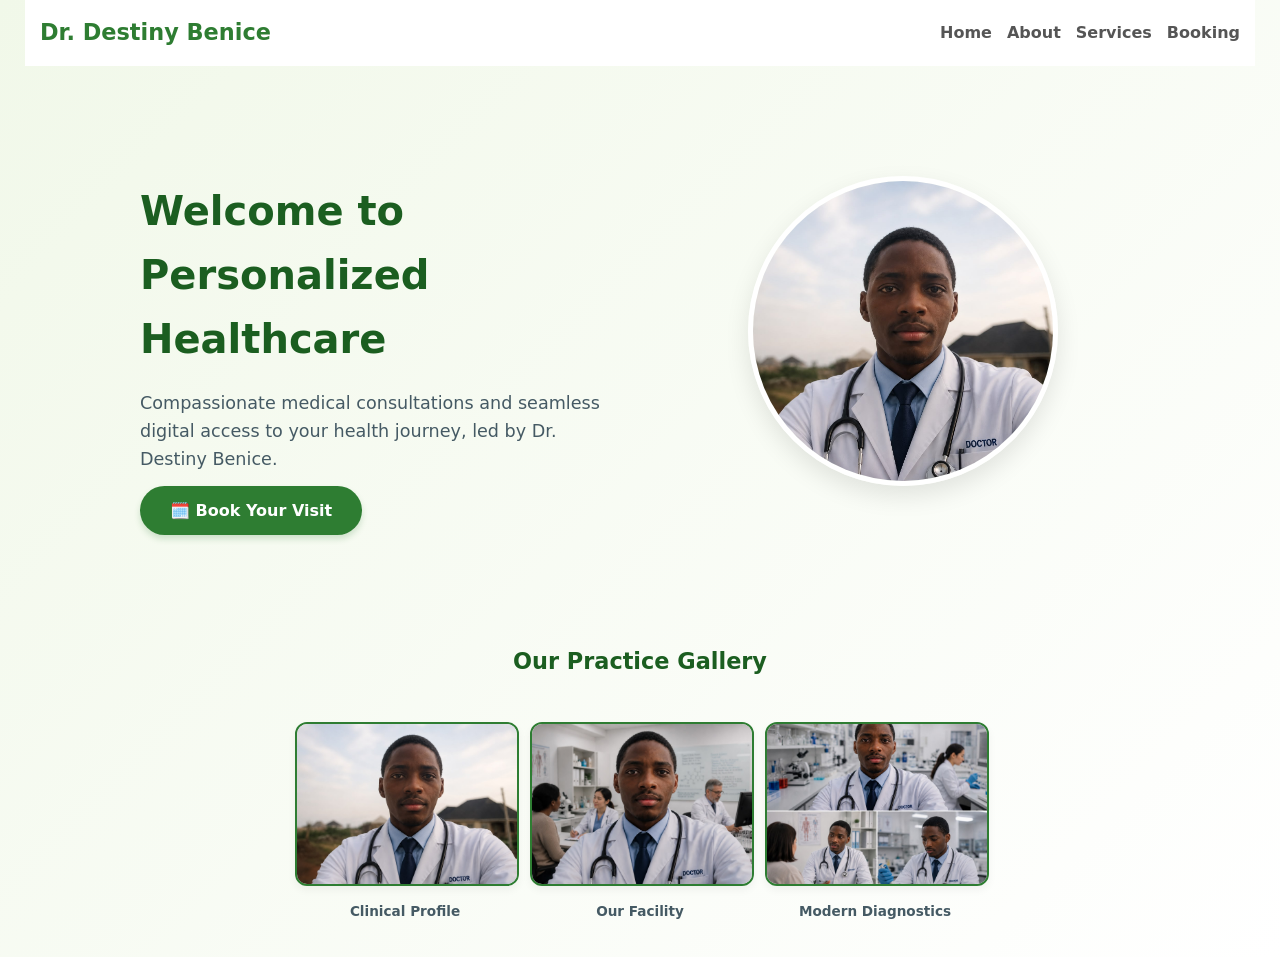
<file: index.html>
<!DOCTYPE html>
<html lang="en">
<head>
    <meta charset="UTF-8">
    <meta name="viewport" content="width=device-width, initial-scale=1.0">
    <title>Dr. Destiny Benice - Patient Portal</title>
    <link rel="stylesheet" href="style.css">
    <style>
        body {
            background: linear-gradient(135deg, #f1f8e9 0%, #ffffff 100%);
            min-height: 100vh;
            font-family: system-ui, -apple-system, sans-serif;
        }
        /* Hero Section Styling */
        .hero-container {
            display: flex;
            align-items: center;
            justify-content: center;
            gap: 50px;
            padding: 80px 20px;
            max-width: 1000px;
            margin: 0 auto;
        }
        .hero-text {
            flex: 1;
            text-align: left;
        }
        .hero-text h2 {
            color: #1b5e20;
            font-size: 2.5rem;
            margin-bottom: 10px;
        }
        .hero-text p {
            color: #455a64;
            font-size: 1.1rem;
            line-height: 1.6;
            margin-bottom: 25px;
        }
        .hero-image-wrapper {
            flex: 1;
            text-align: center;
        }
        .hero-image {
            width: 300px; /* Large portrait size */
            height: 300px;
            border-radius: 50%; /* Circle crop */
            object-fit: cover;
            border: 5px solid white;
            box-shadow: 0 10px 25px rgba(0,0,0,0.1);
            transition: transform 0.3s ease;
        }
        .hero-image:hover {
            transform: scale(1.03);
        }
        .btn-primary {
            background-color: #2e7d32;
            color: white;
            padding: 15px 30px;
            border-radius: 30px;
            font-weight: bold;
            text-decoration: none;
            font-size: 1rem;
            box-shadow: 0 4px 6px rgba(46, 125, 50, 0.2);
        }
        /* Mobile responsiveness for smaller screens */
        @media (max-width: 768px) {
            .hero-container {
                flex-direction: column-reverse; /* Image goes below text on small screens */
                gap: 30px;
                padding: 40px 20px;
                text-align: center;
            }
            .hero-text {
                text-align: center;
            }
            .hero-image {
                width: 200px; /* Smaller circle for phones */
                height: 200px;
            }
            .hero-text h2 {
                font-size: 1.8rem;
            }
        }
    </style>
</head>
<body>

    <!-- Navigation Header (kept consistent) -->
    <nav>
        <h1 style="color: #2e7d32;">Dr. Destiny Benice</h1>
        <ul>
            <li><a href="index.html">Home</a></li>
            <li><a href="about.html">About</a></li>
            <li><a href="services.html">Services</a></li>
            <li><a href="booking.html">Booking</a></li>
        </ul>
    </nav>

    <!-- New Hero Section with Picture -->
    <main class="hero-container">
        <div class="hero-text">
            <h2>Welcome to Personalized Healthcare</h2>
            <p>Compassionate medical consultations and seamless digital access to your health journey, led by Dr. Destiny Benice.</p>
            <a href="booking.html" class="btn-primary">🗓️ Book Your Visit</a>
        </div>
        <div class="hero-image-wrapper">
            <!-- Change 'profile.jpg' to your actual image filename -->
            <img src="profile.jpg" alt="Dr. Destiny Benice" class="hero-image">
        </div>
</main>

    <h3 style="text-align: center; color: #1b5e20; margin-top: 40px; font-size: 1.4rem;">Our Practice Gallery</h3>
    
    <div style="display: flex; gap: 15px; justify-content: center; flex-wrap: wrap; padding: 20px; max-width: 800px; margin: 0 auto;">
        
        <div style="flex: 1; min-width: 150px; max-width: 220px; text-align: center;">
            <img src="profile.jpg" alt="Dr. Destiny Benice" style="width: 100%; height: 160px; object-fit: cover; border-radius: 12px; border: 2px solid #2e7d32; box-shadow: 0 4px 8px rgba(0,0,0,0.05);">
            <p style="color: #455a64; font-size: 0.85rem; margin-top: 8px; font-weight: bold;">Clinical Profile</p>
        </div>

        <div style="flex: 1; min-width: 150px; max-width: 220px; text-align: center;">
            <img src="laboratory.jpg" alt="Consultation Room" style="width: 100%; height: 160px; object-fit: cover; border-radius: 12px; border: 2px solid #2e7d32; box-shadow: 0 4px 8px rgba(0,0,0,0.05);">
            <p style="color: #455a64; font-size: 0.85rem; margin-top: 8px; font-weight: bold;">Our Facility</p>
        </div>

        <div style="flex: 1; min-width: 150px; max-width: 220px; text-align: center;">
            <img src="medical.jpg" alt="Medical Equipment" style="width: 100%; height: 160px; object-fit: cover; border-radius: 12px; border: 2px solid #2e7d32; box-shadow: 0 4px 8px rgba(0,0,0,0.05);">
            <p style="color: #455a64; font-size: 0.85rem; margin-top: 8px; font-weight: bold;">Modern Diagnostics</p>
        </div>
        
    </div>
    </body>
</html>
</file>
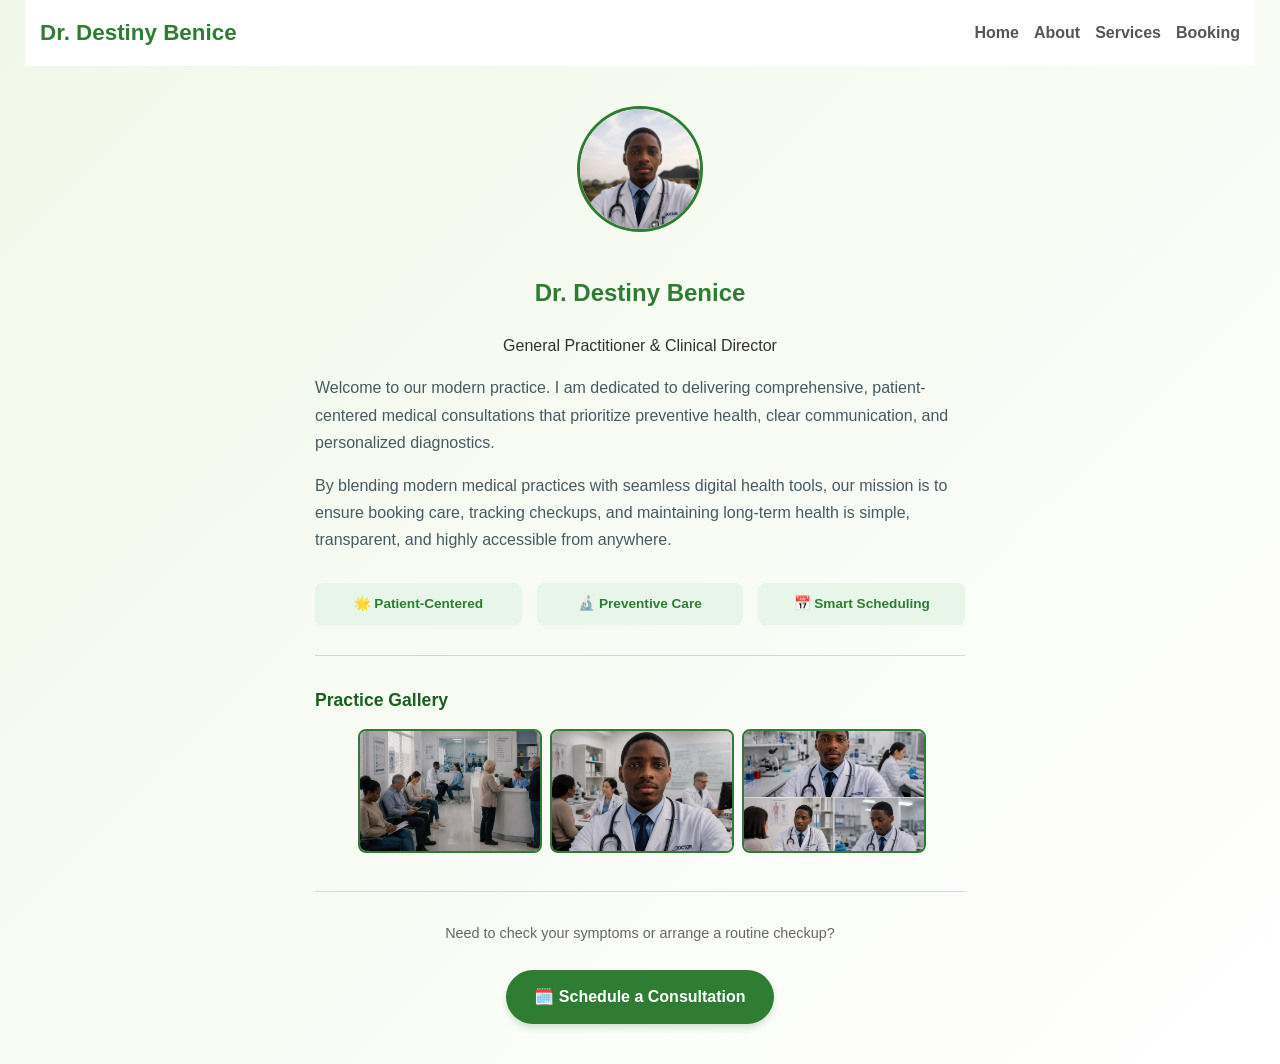
<file: about.html>
<!DOCTYPE html>
<html lang="en">
<head>
    <meta charset="UTF-8">
    <meta name="viewport" content="width=device-width, initial-scale=1.0">
    <title>About the Doctor | Dr. Destiny Benice</title>
    <link rel="stylesheet" href="style.css">
    <style>
        body {
            background: linear-gradient(135deg, #f1f8e9 0%, #ffffff 100%);
            min-height: 100vh;
        }
        .about-container {
            max-width: 650px;
            margin: 40px auto;
            padding: 0 20px;
            text-align: center;
        }
        .profile-card {
            background: white;
            padding: 40px 30px;
            border-radius: 16px;
            box-shadow: 0 4px 15px rgba(0,0,0,0.05);
            border-top: 5px solid #2e7d32;
        }
        .avatar-circle {
            width: 100px;
            height: 100px;
            background-color: #e8f5e9;
            border-radius: 50%;
            margin: 0 auto 20px auto;
            display: flex;
            align-items: center;
            justify-content: center;
            font-size: 3rem;
            box-shadow: 0 4px 8px rgba(0,0,0,0.05);
        }
        .profile-card h2 {
            color: #1b5e20;
            font-size: 1.8rem;
            margin: 0 0 5px 0;
        }
        .profile-card .subtitle {
            color: #2e7d32;
            font-weight: bold;
            font-size: 1rem;
            margin-bottom: 25px;
            text-transform: uppercase;
            letter-spacing: 1px;
        }
        .bio-text {
            color: #455a64;
            line-height: 1.7;
            font-size: 1rem;
            text-align: left;
            margin-bottom: 30px;
        }
        .credentials-grid {
            display: flex;
            gap: 15px;
            flex-wrap: wrap;
            margin-top: 25px;
        }
        .credential-tag {
            background: #e8f5e9;
            color: #2e7d32;
            padding: 10px 15px;
            border-radius: 8px;
            font-size: 0.85rem;
            font-weight: bold;
            flex: 1;
            min-width: 120px;
            box-shadow: 0 2px 4px rgba(0,0,0,0.02);
        }
        .btn-cta {
            display: inline-block;
            background-color: #2e7d32;
            color: white;
            padding: 14px 28px;
            border-radius: 30px;
            font-weight: bold;
            text-decoration: none;
            margin-top: 10px;
            box-shadow: 0 4px 6px rgba(46, 125, 50, 0.2);
        }
    </style>
</head>
<body>

    <!-- Navigation Header -->
    <nav>
        <h1 style="color: #2e7d32;">Dr. Destiny Benice</h1>
        <ul>
            <li><a href="index.html">Home</a></li>
            <li><a href="about.html">About</a></li>
            <li><a href="services.html">Services</a></li>
            <li><a href="booking.html">Booking</a></li>
        </ul>
    </nav>

    <!-- Main Profile Panel -->
    <main class="about-container">
        <!-- Replace it with this: -->
<img src="profile.jpg" alt="Dr. Destiny Benice" style="width: 120px; height: 120px; border-radius: 50%; object-fit: cover; border: 3px solid #2e7d32; margin-bottom: 15px;">
            <h2>Dr. Destiny Benice</h2>
            <div class="subtitle">General Practitioner & Clinical Director</div>
            
            <div class="bio-text">
                <p>Welcome to our modern practice. I am dedicated to delivering comprehensive, patient-centered medical consultations that prioritize preventive health, clear communication, and personalized diagnostics.</p>
                <p>By blending modern medical practices with seamless digital health tools, our mission is to ensure booking care, tracking checkups, and maintaining long-term health is simple, transparent, and highly accessible from anywhere.</p>
            </div>

<!-- Focus Badges -->
            <div class="credentials-grid">
                <div class="credential-tag">🌟 Patient-Centered</div>
                <div class="credential-tag">🔬 Preventive Care</div>
                <div class="credential-tag">📅 Smart Scheduling</div>
            </div>

            <hr style="border: 0; border-top: 1px solid #cfd8dc; margin: 30px 0;">

            <!-- 📸 EXTRA GALLERY PHOTOS START -->
            <h4 style="color: #1b5e20; margin-bottom: 15px; font-size: 1.1rem; text-align: left;">Practice Gallery</h4>
            <div style="display: flex; gap: 12px; justify-content: center; flex-wrap: wrap; margin-bottom: 30px;">
                
                <!-- Photo 1 (Uses your main profile photo) -->
                <div style="flex: 1; min-width: 130px; max-width: 180px;">
                    <img src="patient.jpg" alt="Clinical Setting" style="width: 100%; height: 120px; object-fit: cover; border-radius: 8px; border: 2px solid #2e7d32;">
                </div>

                <!-- Photo 2 (Change 'clinic.jpg' to your second uploaded file) -->
                <div style="flex: 1; min-width: 130px; max-width: 180px;">
                    <img src="laboratory.jpg" alt="Consultation Space" style="width: 100%; height: 120px; object-fit: cover; border-radius: 8px; border: 2px solid #2e7d32;">
                </div>

                <!-- Photo 3 (Change 'steth.jpg' to your third uploaded file) -->
                <div style="flex: 1; min-width: 130px; max-width: 180px;">
                    <img src="medical.jpg" alt="Diagnostics" style="width: 100%; height: 120px; object-fit: cover; border-radius: 8px; border: 2px solid #2e7d32;">
                </div>

            </div>
            <!-- 📸 EXTRA GALLERY PHOTOS END -->
            <hr style="border: 0; border-top: 1px solid #cfd8dc; margin: 30px 0;">
            
            <p style="color: #666; font-size: 0.9rem; margin-bottom: 15px;">Need to check your symptoms or arrange a routine checkup?</p>
            <a href="booking.html" class="btn-cta">🗓️ Schedule a Consultation</a>
        </div>
    </main>

</body>
</html>
</file>
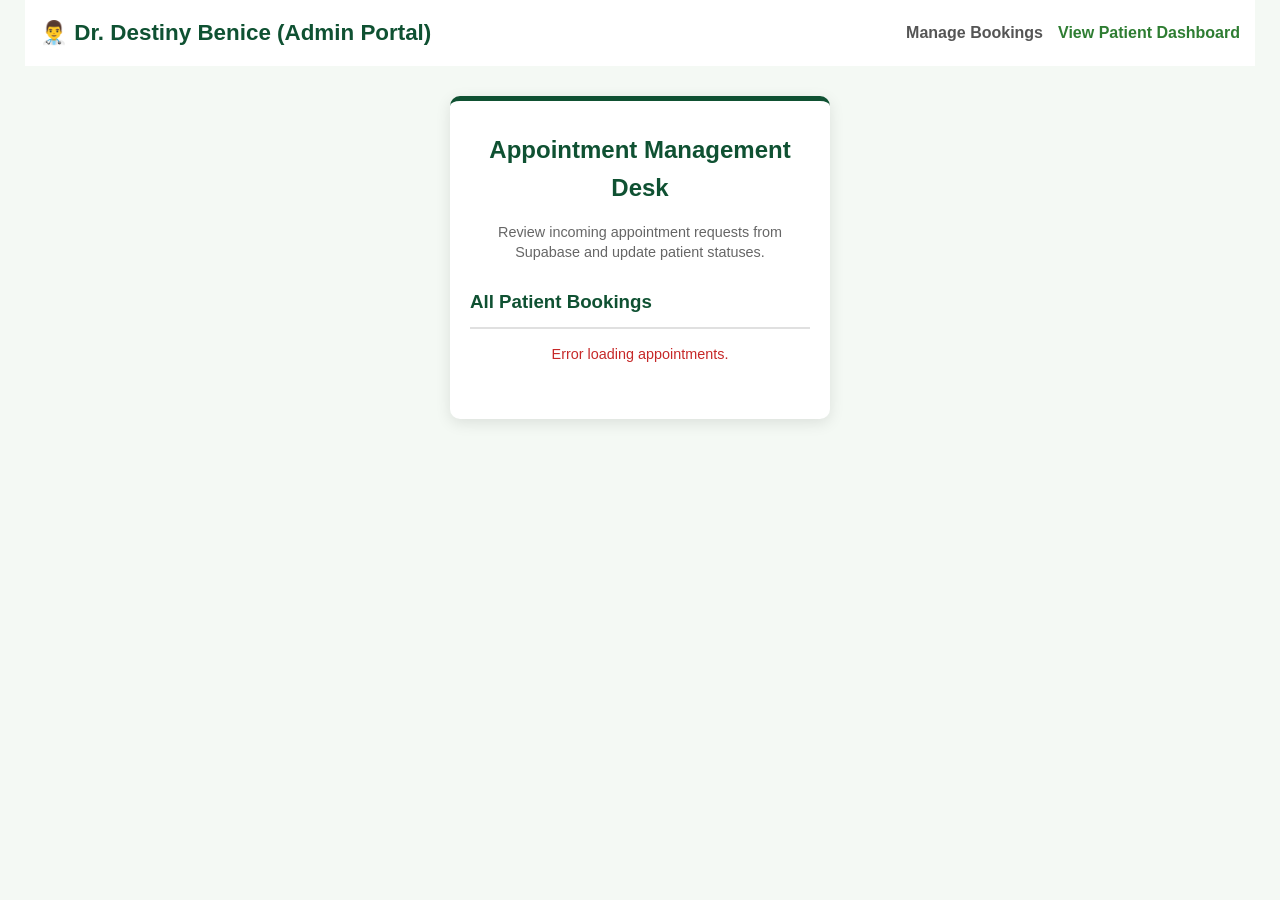
<file: admin.html>
<!DOCTYPE html>
<html lang="en">
<head>
    <meta charset="UTF-8">
    <meta name="viewport" content="width=device-width, initial-scale=1.0">
    <title>Doctor Admin Portal | Dr. Destiny Benice</title>
    <link rel="stylesheet" href="style.css">
</head>
<body>

    <nav>
        <h1 style="color: #0f5132;">👨‍⚕️ Dr. Destiny Benice (Admin Portal)</h1>
        <ul>
            <li><a href="admin.html" style="font-weight: bold;">Manage Bookings</a></li>
            <li><a href="dashboard.html" style="color: #2e7d32;">View Patient Dashboard</a></li>
        </ul>
    </nav>

    <section style="max-width: 900px; margin: 30px auto; padding: 0 15px;">
        <div class="form-card" style="max-width: 100%; text-align: left; border-top: 5px solid #0f5132;">
            <h2 style="color: #0f5132; margin-bottom: 5px;">Appointment Management Desk</h2>
            <p style="color: #666; margin-bottom: 25px;">Review incoming appointment requests from Supabase and update patient statuses.</p>

            <h3 style="color: #0f5132; border-bottom: 2px solid #e0e0e0; padding-bottom: 10px; margin-bottom: 15px;">All Patient Bookings</h3>
            
            <div id="adminAppointmentsList">
                <p style="color: #888; font-style: italic;">Fetching doctor records...</p>
            </div>
        </div>
    </section>

    <script>
        const url = "https://ckqmwsjbidgoouhkekvi.supabase.co/rest/v1/appointments";
        const apiKey = "sb_publishable_HG0ZSaSYB5nsoIjcLeb3nQ_IM1RPDSu";

        async function fetchAdminAppointments() {
            const listContainer = document.getElementById('adminAppointmentsList');
            
            try {
                const response = await fetch(`${url}?select=*&order=appointment_date.asc`, {
                    method: 'GET',
                    headers: { 'apikey': apiKey, 'Authorization': `Bearer ${apiKey}`, 'Content-Type': 'application/json' }
                });

                if (!response.ok) throw new Error("Failed to load records.");
                const data = await response.json();
                listContainer.innerHTML = "";

                if (data.length === 0) {
                    listContainer.innerHTML = `<p style="color: #888; font-style: italic;">No appointments found.</p>`;
                    return;
                }

                data.forEach((appt) => {
                    const card = document.createElement('div');
                    card.style.cssText = "background: #fff; padding: 15px; border-radius: 6px; margin-bottom: 12px; box-shadow: 0 2px 8px rgba(0,0,0,0.08);";
                    
                    const apptStatus = (appt.status || 'pending').toLowerCase();
                    const displayDate = appt.appointment_date || appt.date || 'N/A';
                    const displayTime = appt.appointment_time || appt.time || 'N/A';

                    let badgeColor = apptStatus === 'confirmed' ? '#0f5132' : '#664d03';
                    let badgeBg = apptStatus === 'confirmed' ? '#d1e7dd' : '#fff3cd';
                    card.style.borderLeft = `5px solid ${apptStatus === 'confirmed' ? '#198754' : '#ffc107'}`;

                    let actionButtons = '';
                    if (apptStatus === 'pending') {
                        actionButtons = `<button onclick="updateStatus('${appt.id}')" style="background-color: #198754; color: white; border: none; padding: 8px 14px; border-radius: 4px; font-weight: bold; cursor: pointer;">✅ Confirm</button>`;
                    } else {
                        actionButtons = `<span style="color: #198754; font-size: 13px; font-weight: bold;">✨ Approved</span>`;
                    }
                    
                    // Add the Delete Button
                    actionButtons += ` <button onclick="deleteBooking('${appt.id}')" style="background-color: #e53935; color: white; border: none; padding: 8px 14px; border-radius: 4px; font-weight: bold; cursor: pointer; margin-left: 10px;">🗑️ Delete</button>`;

                    card.innerHTML = `
                        <div style="display: flex; justify-content: space-between; align-items: center;">
                            <h3 style="margin: 0; color: #333; font-size: 16px;">${appt.service || 'General Checkup'}</h3>
                            <span style="background-color: ${badgeBg}; color: ${badgeColor}; padding: 4px 8px; border-radius: 12px; font-size: 11px; text-transform: uppercase; font-weight: bold;">${apptStatus}</span>
                        </div>
                        <div style="font-size: 14px; color: #555; margin-top: 5px;">
                            <p style="margin: 3px 0;">📅 <strong>Date:</strong> ${displayDate}</p>
                            <p style="margin: 3px 0;">⏰ <strong>Time:</strong> ${displayTime}</p>
                        </div>
                        <div style="margin-top: 10px;">${actionButtons}</div>
                    `;
                    listContainer.appendChild(card);
                });
            } catch (error) {
                listContainer.innerHTML = `<p style="color: #c62828;">Error loading appointments.</p>`;
            }
        }

        async function updateStatus(apptId) {
            const response = await fetch(`${url}?id=eq.${apptId}`, {
                method: 'PATCH',
                headers: { 'apikey': apiKey, 'Authorization': `Bearer ${apiKey}`, 'Content-Type': 'application/json', 'Prefer': 'return=representation' },
                body: JSON.stringify({ status: 'Confirmed' })
            });
            if (response.ok) { alert("Confirmed!"); fetchAdminAppointments(); }
        }

        async function deleteBooking(apptId) {
            if (!confirm("Are you sure you want to delete this booking?")) return;
            const response = await fetch(`${url}?id=eq.${apptId}`, {
                method: 'DELETE',
                headers: { 'apikey': apiKey, 'Authorization': `Bearer ${apiKey}` }
            });
            if (response.ok) { alert("Deleted!"); fetchAdminAppointments(); }
        }

        window.addEventListener('DOMContentLoaded', fetchAdminAppointments);
    </script>
</body>
</html>
</file>
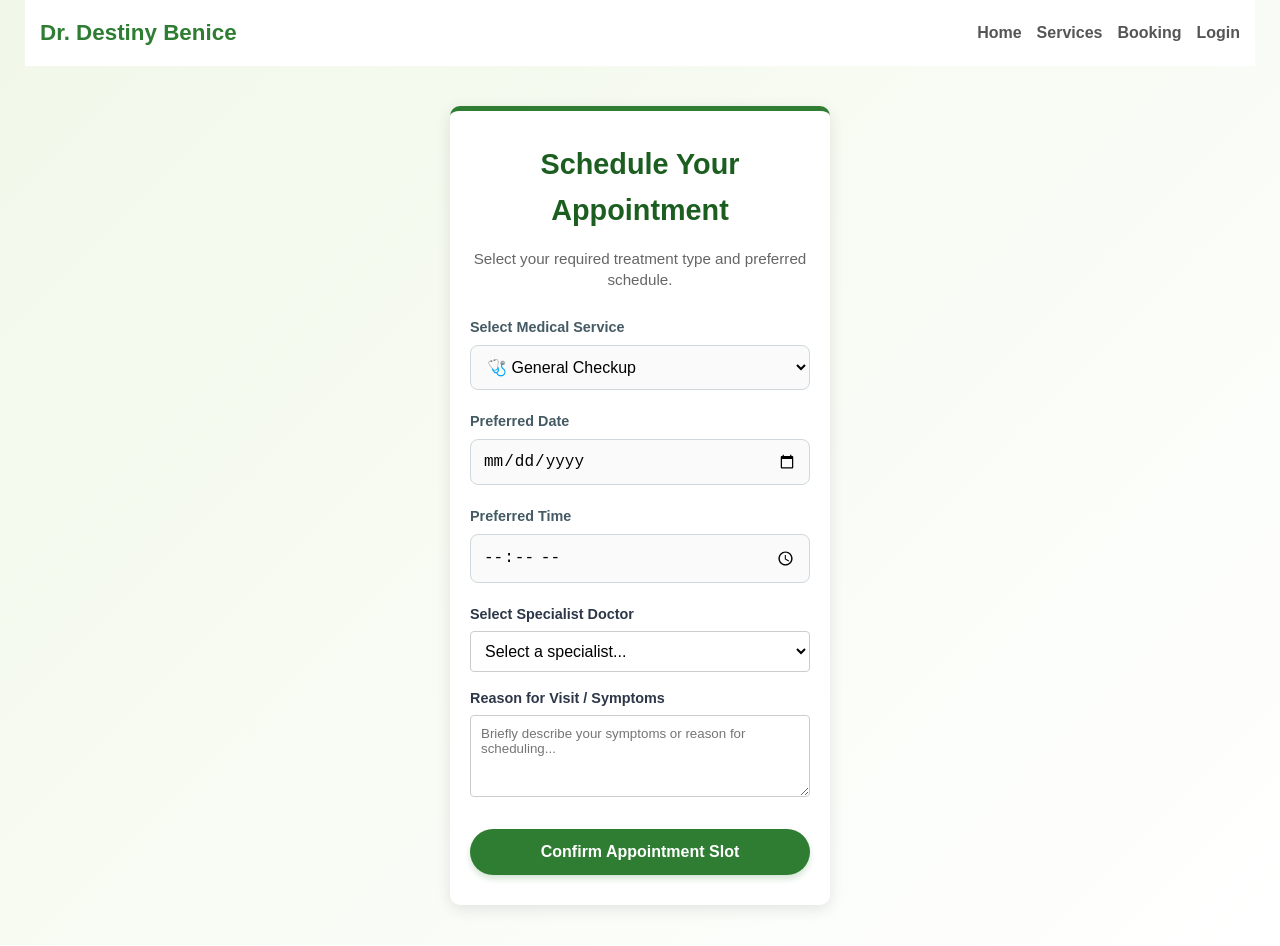
<file: booking.html>
<!DOCTYPE html>
<html lang="en">
<head>
    <meta charset="UTF-8">
    <meta name="viewport" content="width=device-width, initial-scale=1.0">
    <title>Book an Appointment | Dr. Destiny Benice</title>
    <link rel="stylesheet" href="style.css">
    <style>
        body {
            background: linear-gradient(135deg, #f1f8e9 0%, #ffffff 100%);
            min-height: 100vh;
        }
        #booking-container {
            max-width: 500px;
            margin: 40px auto;
            padding: 0 20px;
        }
        .form-card {
            background: white;
            padding: 30px;
            border-radius: 16px;
            box-shadow: 0 4px 15px rgba(0,0,0,0.05);
            border-top: 5px solid #2e7d32;
            text-align: center;
        }
        .form-card h2 {
            color: #1b5e20;
            margin-bottom: 8px;
            font-size: 1.8rem;
        }
        .form-group {
            margin-bottom: 20px;
            text-align: left;
        }
        .form-group label {
            display: block;
            margin-bottom: 6px;
            color: #455a64;
            font-weight: bold;
            font-size: 0.9rem;
        }
        .form-group select, .form-group input {
            width: 100%;
            padding: 12px;
            border: 1px solid #cfd8dc;
            border-radius: 8px;
            font-size: 1rem;
            box-sizing: border-box;
            background-color: #fafafa;
        }
        .form-group select:focus, .form-group input:focus {
            border-color: #2e7d32;
            outline: none;
            box-shadow: 0 0 5px rgba(46,125,50,0.2);
            background-color: #fff;
        }
        .btn-submit {
            width: 100%;
            background-color: #2e7d32;
            color: white;
            padding: 14px;
            border: none;
            border-radius: 30px;
            font-weight: bold;
            font-size: 1rem;
            cursor: pointer;
            box-shadow: 0 4px 6px rgba(46, 125, 50, 0.2);
            transition: background 0.2s;
        }
        .btn-submit:disabled {
            background-color: #a5d6a7;
            cursor: not-allowed;
        }
    </style>
</head>
<body>

    <!-- Navigation Header -->
    <nav>
        <h1 style="color: #2e7d32;">Dr. Destiny Benice</h1>
        <ul>
            <li><a href="index.html">Home</a></li>
            <li><a href="services.html">Services</a></li>
            <li><a href="booking.html">Booking</a></li>
            <li><a href="login.html">Login</a></li>
        </ul>
    </nav>

    <!-- Booking Form Card -->
    <div id="booking-container">
        <div class="form-card">
            <h2>Schedule Your Appointment</h2>
            <p style="color: #666; margin-bottom: 25px; font-size: 0.95rem;">Select your required treatment type and preferred schedule.</p>
            
            <form id="bookingForm">
                <div class="form-group">
                    <label for="service">Select Medical Service</label>
                    <select id="service" required>
                        <option value="General Checkup">🩺 General Checkup</option>
                        <option value="Diagnostic Screening">🧪 Diagnostic Screening</option>
                        <option value="Chronic Care Management">📋 Chronic Care Management</option>
                    </select>
                </div>

                <div class="form-group">
                    <label for="date">Preferred Date</label>
                    <input type="date" id="date" required>
                </div>

                <div class="form-group">
                    <label for="time">Preferred Time</label>
                    <input type="time" id="time" required>
                </div>
                <!-- Choose Doctor Dropdown -->
<div class="form-group" style="margin-bottom: 15px; text-align: left;">
    <label for="doctor" style="display: block; font-weight: bold; margin-bottom: 5px; color: #2d3748;">Select Specialist Doctor</label>
    <select id="doctor" name="doctor" required style="width: 100%; padding: 10px; border: 1px solid #ccc; border-radius: 4px; background-color: white;">
        <option value="" disabled selected>Select a specialist...</option>
        <option value="dr-smith">Dr. Sarah Smith (Cardiologist)</option>
        <option value="dr-johnson">Dr. David Johnson (Pediatrician)</option>
        <option value="dr-benice">Dr. Destiny Benice (General Practitioner)</option>
    </select>
</div>

<!-- Symptoms / Notes Text Area -->
<div class="form-group" style="margin-bottom: 15px; text-align: left;">
    <label for="notes" style="display: block; font-weight: bold; margin-bottom: 5px; color: #2d3748;">Reason for Visit / Symptoms</label>
    <textarea id="notes" name="notes" rows="4" placeholder="Briefly describe your symptoms or reason for scheduling..." style="width: 100%; padding: 10px; border: 1px solid #ccc; border-radius: 4px; font-family: sans-serif; box-sizing: border-box;"></textarea>
</div>

                <button type="submit" id="submitBtn" class="btn-submit">Confirm Appointment Slot</button>
            </form>
        </div>
    </div>

   <script>
        const bookingForm = document.getElementById('bookingForm');
        const submitButton = document.getElementById('submitBtn');

        bookingForm.addEventListener('submit', async (e) => {
            e.preventDefault();
            
            const service = document.getElementById('service').value;
            const date = document.getElementById('date').value;
            const time = document.getElementById('time').value;
            const doctor = document.getElementById('doctor').value;
const notes = document.getElementById('notes').value;

            submitButton.innerText = "Processing Booking...";
            submitButton.disabled = true;

            const url = "https://ckqmwsjbidgoouhkekvi.supabase.co/rest/v1/appointments";
            const apiKey = "sb_publishable_HG0ZSaSYB5nsoIjcLeb3nQ_IM1RPDSu";

            try {
                const response = await fetch(url, {
                    method: 'POST',
                    headers: {
                        'apikey': apiKey,
                        'Authorization': `Bearer ${apiKey}`,
                        'Content-Type': 'application/json',
                        'Prefer': 'return=representation'
                    },
                    body: JSON.stringify({
    service: service,
    appointment_date: date,
    appointment_time: time
})
                });

                const data = await response.json();

                if (!response.ok) {
                    // This will show us the exact message from Supabase (e.g., missing column, invalid token)
                    throw new Error(data.message || data.details || JSON.stringify(data));
                }

                alert(`Appointment Confirmed Successfully!\n\nService: ${service}\nDate: ${date}\nTime: ${time}\nDoctor: ${doctor}\nNotes: ${notes}`);
                window.location.href = "dashboard.html";

            } catch (error) {
                alert("Database Error: " + error.message);
                submitButton.innerText = "Confirm Appointment Slot";
                submitButton.disabled = false;
            }
        });
    </script>
</body>
</html>
</file>
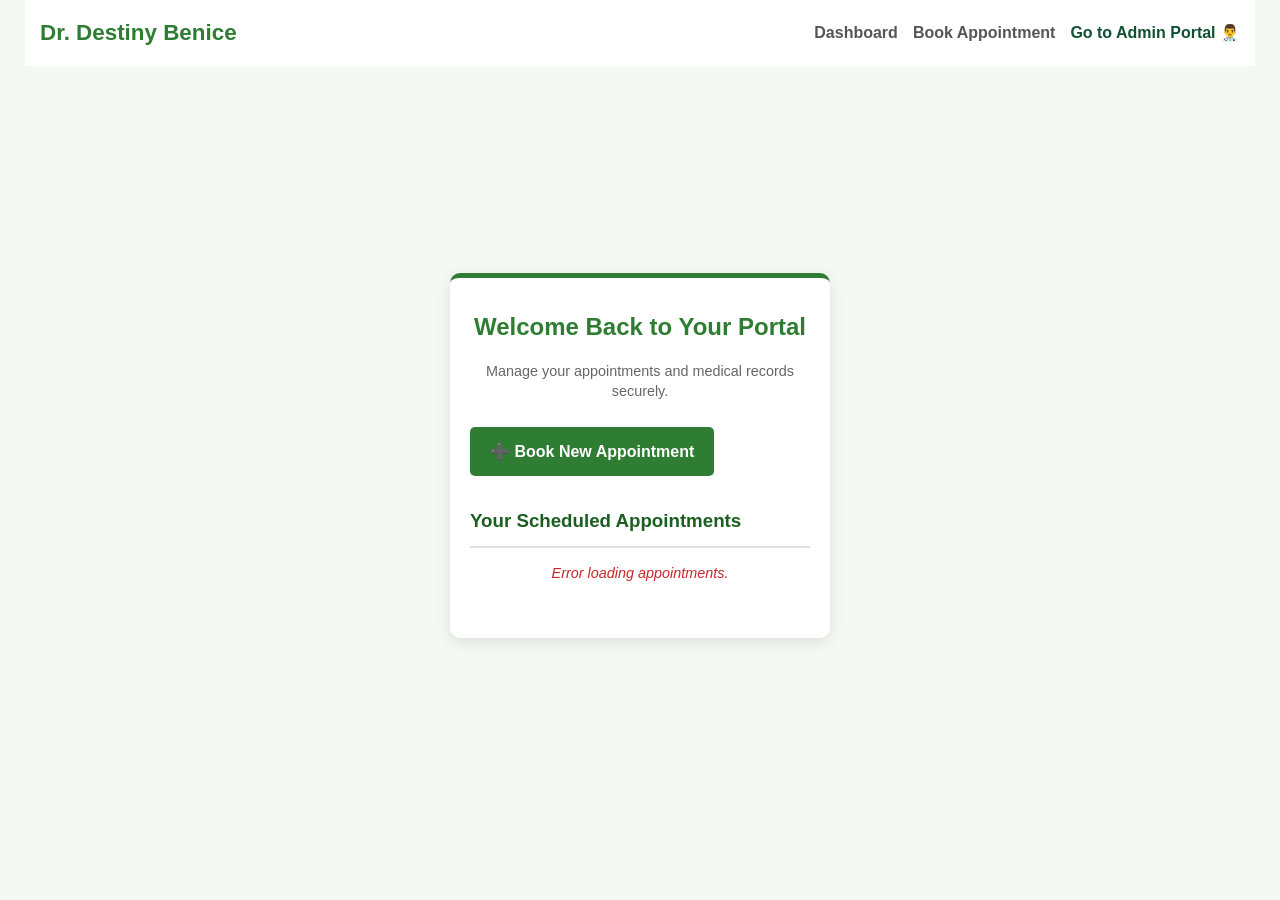
<file: dashboard.html>
<!DOCTYPE html>
<html lang="en">
<head>
    <meta charset="UTF-8">
    <meta name="viewport" content="width=device-width, initial-scale=1.0">
    <title>Patient Dashboard | Dr. Destiny Benice</title>
    <link rel="stylesheet" href="style.css">
</head>
<body>

    <nav>
        <h1 style="color: #2e7d32;">Dr. Destiny Benice</h1>
        <ul>
            <li><a href="dashboard.html">Dashboard</a></li>
            <li><a href="booking.html">Book Appointment</a></li>
            <li><a href="admin.html" style="color: #0f5132; font-weight: bold;">Go to Admin Portal 👨‍⚕️</a></li>
        </ul>
    </nav>

    <section id="signup-container" style="max-width: 800px; margin: 30px auto; padding: 0 15px;">
        <div class="form-card" style="max-width: 100%; text-align: left;">
            <h2 style="color: #2e7d32; margin-bottom: 5px;">Welcome Back to Your Portal</h2>
            <p style="color: #666; margin-bottom: 25px;">Manage your appointments and medical records securely.</p>
            
            <div style="display: flex; gap: 15px; margin-bottom: 30px; flex-wrap: wrap;">
                <a href="booking.html" style="background-color: #2e7d32; color: white; padding: 12px 20px; border-radius: 5px; font-weight: bold; text-decoration: none; display: inline-block;">➕ Book New Appointment</a>
            </div>

            <h3 style="color: #1b5e20; border-bottom: 2px solid #e0e0e0; padding-bottom: 10px; margin-bottom: 15px;">Your Scheduled Appointments</h3>
            
            <div id="appointmentsList">
                <p style="color: #888; font-style: italic;">Loading your appointments...</p>
            </div>
        </div>
    </section>

    <script>
        async function fetchAppointments() {
            const appointmentsList = document.getElementById('appointmentsList');
            const url = "https://ckqmwsjbidgoouhkekvi.supabase.co/rest/v1/appointments?select=*&order=appointment_date.asc";
            const apiKey = "sb_publishable_HG0ZSaSYB5nsoIjcLeb3nQ_IM1RPDSu";

            try {
                const response = await fetch(url, {
                    method: 'GET',
                    headers: {
                        'apikey': apiKey,
                        'Authorization': `Bearer ${apiKey}`,
                        'Content-Type': 'application/json'
                    }
                });

                if (!response.ok) throw new Error("Could not retrieve appointments.");

                const data = await response.json();
                appointmentsList.innerHTML = "";

                if (data.length === 0) {
                    appointmentsList.innerHTML = `<p style="color: #888; font-style: italic;">You have no scheduled appointments at this time.</p>`;
                    return;
                }

                // Read confirmed list
                const localStatuses = JSON.parse(localStorage.getItem('confirmedAppointments')) || {};

                data.forEach((appt, index) => {
                    const apptCard = document.createElement('div');
                    apptCard.style.cssText = "background: #f9f9f9; padding: 15px; border-radius: 6px; margin-bottom: 12px; box-shadow: 0 2px 4px rgba(0,0,0,0.05);";

                    const apptKey = appt.id || `appt-${index}`;
                    const apptStatus = localStatuses[apptKey] || 'Pending';
                    const apptDoctor = 'Dr. Destiny Benice (General Practitioner)';
                    
                    const displayDate = appt.appointment_date || appt.date || 'N/A';
                    const displayTime = appt.appointment_time || appt.time || 'N/A';

                    let badgeColor = '#664d03'; let badgeBg = '#fff3cd'; let leftBorderColor = '#ffc107';
                    if (apptStatus.toLowerCase() === 'confirmed') {
                        badgeColor = '#0f5132'; badgeBg = '#d1e7dd'; leftBorderColor = '#198754';
                    }

                    apptCard.style.borderLeft = `5px solid ${leftBorderColor}`;
                    apptCard.innerHTML = `
                        <div style="display: flex; justify-content: space-between; align-items: center; margin-bottom: 10px;">
                            <h3 style="margin: 0; color: #0f5132; font-size: 16px; font-weight: bold;">${appt.service || 'General Checkup'}</h3>
                            <span style="background-color: ${badgeBg}; color: ${badgeColor}; padding: 4px 8px; border-radius: 12px; font-size: 11px; font-weight: bold; text-transform: uppercase;">${apptStatus}</span>
                        </div>
                        <p style="margin: 5px 0; color: #555; font-size: 14px;">👨‍⚕️ <strong>Doctor:</strong> ${apptDoctor}</p>
                        <p style="margin: 5px 0; color: #555; font-size: 14px;">📅 <strong>Date:</strong> ${displayDate}</p>
                        <p style="margin: 5px 0; color: #555; font-size: 14px;">⏰ <strong>Time:</strong> ${displayTime}</p>
                    `;

                    appointmentsList.appendChild(apptCard);
                });

            } catch (error) {
                appointmentsList.innerHTML = `<p style="color: #c62828; font-style: italic;">Error loading appointments.</p>`;
            }
        }

        window.addEventListener('DOMContentLoaded', fetchAppointments);
    </script>
</body>
</html>
</file>
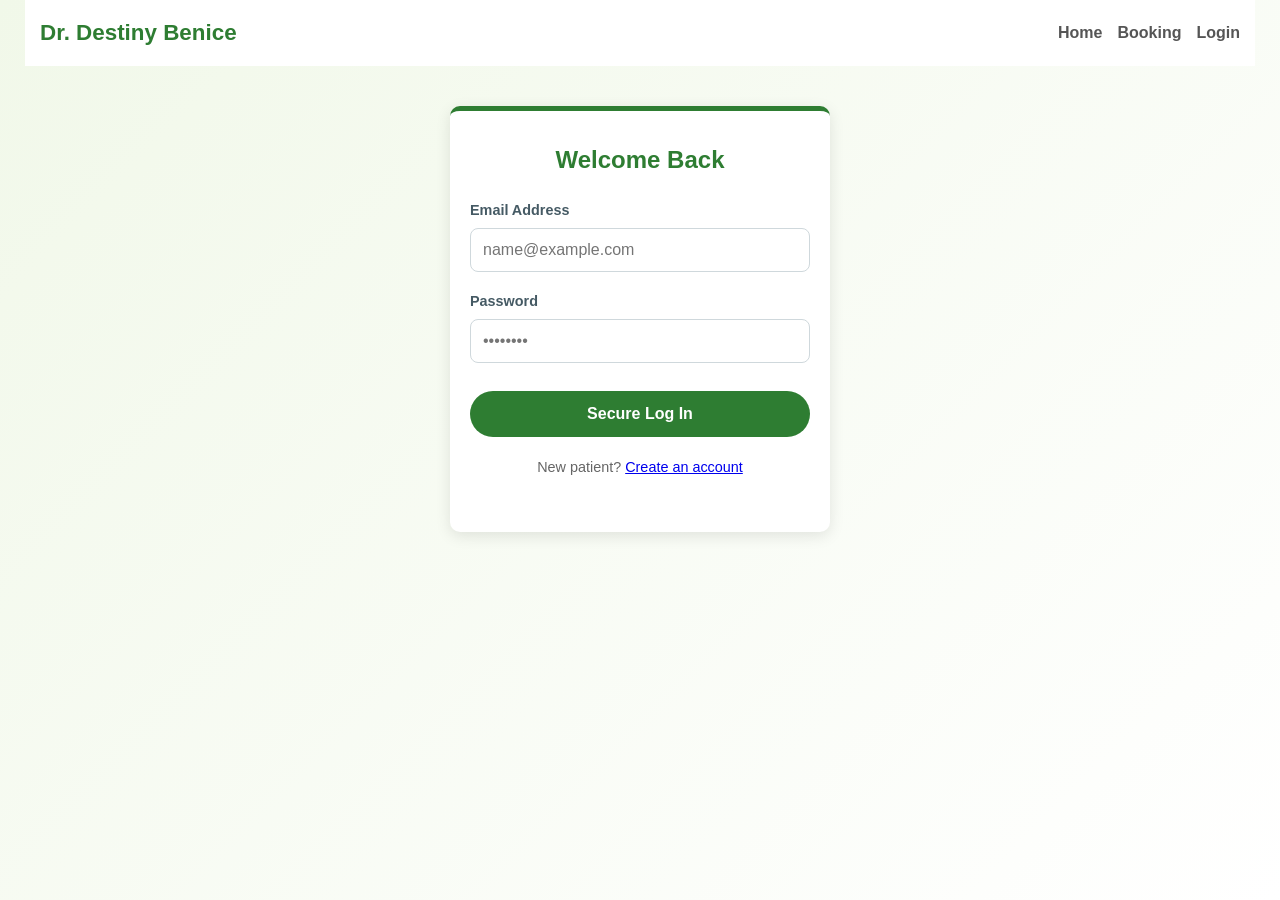
<file: login.html>
<!DOCTYPE html>
<html lang="en">
<head>
    <meta charset="UTF-8">
    <meta name="viewport" content="width=device-width, initial-scale=1.0">
    <title>Patient Portal Login | Dr. Destiny Benice</title>
    <link rel="stylesheet" href="style.css">
    <style>
        body { background: linear-gradient(135deg, #f1f8e9 0%, #ffffff 100%); min-height: 100vh; }
        #login-container { max-width: 450px; margin: 40px auto; padding: 0 20px; }
        .form-card { background: white; padding: 30px; border-radius: 16px; box-shadow: 0 4px 15px rgba(0,0,0,0.05); border-top: 5px solid #2e7d32; }
        .form-group { margin-bottom: 18px; text-align: left; }
        .form-group label { display: block; margin-bottom: 6px; color: #455a64; font-weight: bold; font-size: 0.9rem; }
        .form-group input { width: 100%; padding: 12px; border: 1px solid #cfd8dc; border-radius: 8px; font-size: 1rem; box-sizing: border-box; }
        .btn-submit { width: 100%; background-color: #2e7d32; color: white; padding: 14px; border: none; border-radius: 30px; font-weight: bold; cursor: pointer; }
    </style>
</head>
<body>

    <nav>
        <h1 style="color: #2e7d32;">Dr. Destiny Benice</h1>
        <ul>
            <li><a href="index.html">Home</a></li>
            <li><a href="booking.html">Booking</a></li>
            <li><a href="login.html">Login</a></li>
        </ul>
    </nav>

    <div id="login-container">
        <div class="form-card">
            <h2>Welcome Back</h2>
            <div class="form-group">
                <label for="email">Email Address</label>
                <input type="email" id="email" placeholder="name@example.com">
            </div>
            <div class="form-group">
                <label for="password">Password</label>
                <input type="password" id="password" placeholder="••••••••">
            </div>
            <button id="submitBtn" class="btn-submit" onclick="handleLogin()">Secure Log In</button>
            <p style="margin-top: 20px; font-size: 0.9rem;">New patient? <a href="signup.html">Create an account</a></p>
        </div>
    </div>

    <script>
        async function handleLogin() {
            const submitButton = document.getElementById('submitBtn');
            const email = document.getElementById('email').value;
            const password = document.getElementById('password').value;

            submitButton.innerText = "Verifying...";
            submitButton.disabled = true;

            const url = "https://ckqmwsjbidgoouhkekvi.supabase.co/auth/v1/token?grant_type=password";
            const apiKey = "sb_publishable_HG0ZSaSYB5nsoIjcLeb3nQ_IM1RPDSu";

            try {
                const response = await fetch(url, {
                    method: 'POST',
                    headers: { 'apikey': apiKey, 'Content-Type': 'application/json' },
                    body: JSON.stringify({ email: email, password: password })
                });

                const data = await response.json();
                if (!response.ok) throw new Error(data.error_description || "Login failed");

                localStorage.setItem('userId', data.user.id);
                alert("Login successful!");
                window.location.href = "dashboard.html";
            } catch (error) {
                alert("Error: " + error.message);
                submitButton.innerText = "Secure Log In";
                submitButton.disabled = false;
            }
        }
    </script>
</body>
</html>
</file>
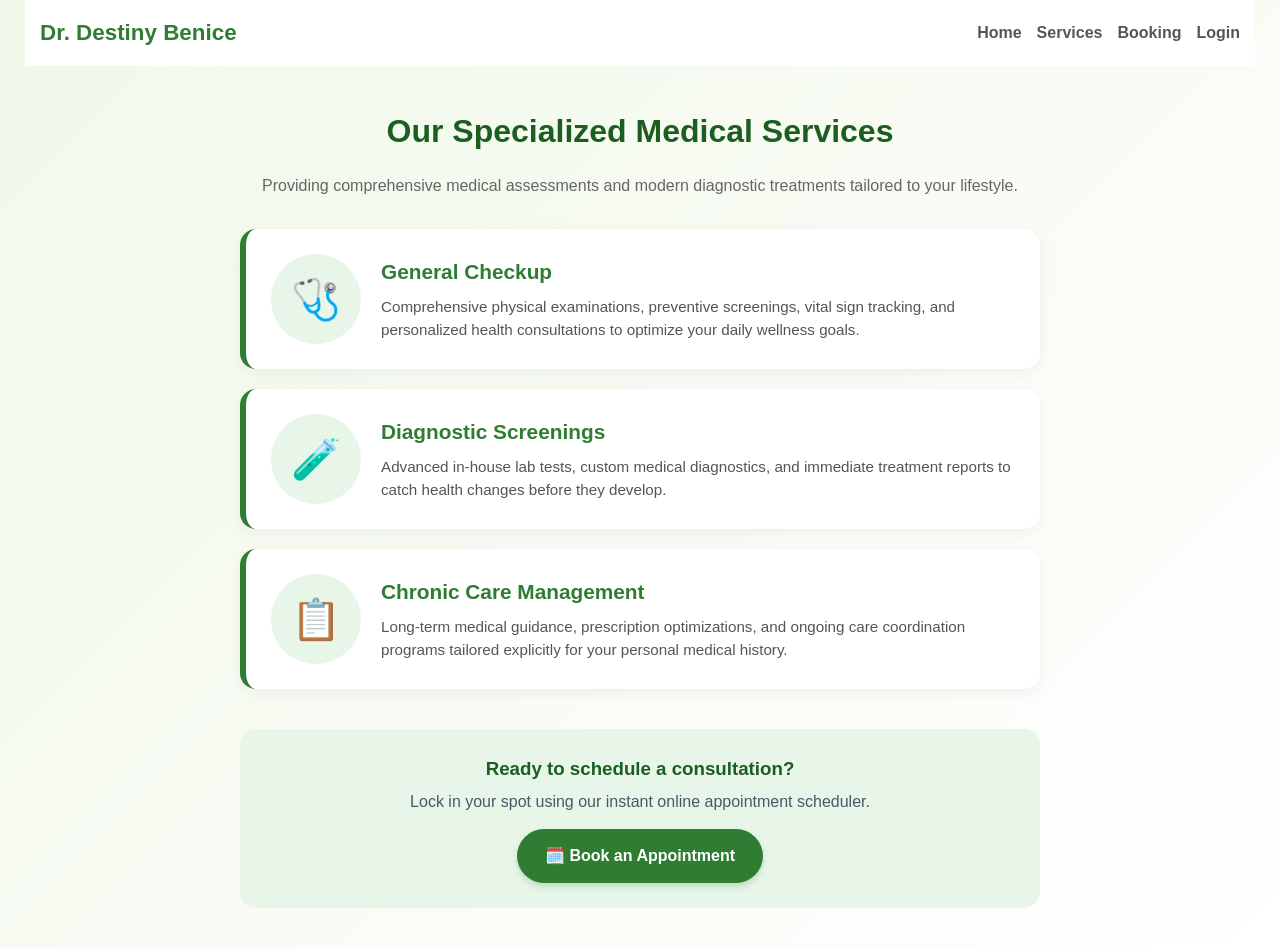
<file: services.html>
<!DOCTYPE html>
<html lang="en">
<head>
    <meta charset="UTF-8">
    <meta name="viewport" content="width=device-width, initial-scale=1.0">
    <title>Our Services | Dr. Destiny Benice</title>
    <link rel="stylesheet" href="style.css">
    <style>
        body {
            background: linear-gradient(135deg, #f1f8e9 0%, #ffffff 100%);
            min-height: 100vh;
        }
        .services-container {
            max-width: 800px;
            margin: 40px auto;
            padding: 0 20px;
            text-align: center;
        }
        .services-container h2 {
            color: #1b5e20;
            font-size: 2rem;
            margin-bottom: 10px;
        }
        .services-grid {
            display: flex;
            flex-direction: column;
            gap: 20px;
            margin-top: 30px;
        }
        .service-card {
            background: white;
            padding: 25px;
            border-radius: 16px;
            box-shadow: 0 4px 15px rgba(0,0,0,0.05);
            border-left: 6px solid #2e7d32;
            text-align: left;
            display: flex;
            gap: 20px;
            align-items: center;
        }
        .service-icon {
            font-size: 2.5rem;
            background: #e8f5e9;
            padding: 15px;
            border-radius: 50%;
            display: flex;
            align-items: center;
            justify-content: center;
            min-width: 60px;
            height: 60px;
        }
        .service-info h3 {
            color: #2e7d32;
            margin: 0 0 8px 0;
            font-size: 1.3rem;
        }
        .service-info p {
            color: #555;
            margin: 0;
            line-height: 1.5;
            font-size: 0.95rem;
        }
        .cta-box {
            margin-top: 40px;
            background: #e8f5e9;
            padding: 25px;
            border-radius: 16px;
        }
        .btn-book {
            display: inline-block;
            background-color: #2e7d32;
            color: white;
            padding: 14px 28px;
            border-radius: 30px;
            font-weight: bold;
            text-decoration: none;
            margin-top: 15px;
            box-shadow: 0 4px 6px rgba(46, 125, 50, 0.2);
        }
    </style>
</head>
<body>

    <!-- Navigation Header -->
    <nav>
        <h1 style="color: #2e7d32;">Dr. Destiny Benice</h1>
        <ul>
            <li><a href="index.html">Home</a></li>
            <li><a href="services.html">Services</a></li>
            <li><a href="booking.html">Booking</a></li>
            <li><a href="login.html">Login</a></li>
        </ul>
    </nav>

    <!-- Services Hub -->
    <main class="services-container">
        <h2>Our Specialized Medical Services</h2>
        <p style="color: #666;">Providing comprehensive medical assessments and modern diagnostic treatments tailored to your lifestyle.</p>

        <div class="services-grid">
            <!-- Service 1 -->
            <div class="service-card">
                <div class="service-icon">🩺</div>
                <div class="service-info">
                    <h3>General Checkup</h3>
                    <p>Comprehensive physical examinations, preventive screenings, vital sign tracking, and personalized health consultations to optimize your daily wellness goals.</p>
                </div>
            </div>

            <!-- Service 2 -->
            <div class="service-card">
                <div class="service-icon">🧪</div>
                <div class="service-info">
                    <h3>Diagnostic Screenings</h3>
                    <p>Advanced in-house lab tests, custom medical diagnostics, and immediate treatment reports to catch health changes before they develop.</p>
                </div>
            </div>

            <!-- Service 3 -->
            <div class="service-card">
                <div class="service-icon">📋</div>
                <div class="service-info">
                    <h3>Chronic Care Management</h3>
                    <p>Long-term medical guidance, prescription optimizations, and ongoing care coordination programs tailored explicitly for your personal medical history.</p>
                </div>
            </div>
        </div>

        <!-- Quick Booking Link -->
        <div class="cta-box">
            <h3 style="color: #1b5e20; margin: 0;">Ready to schedule a consultation?</h3>
            <p style="color: #455a64; margin: 5px 0 0 0;">Lock in your spot using our instant online appointment scheduler.</p>
            <a href="booking.html" class="btn-book">🗓️ Book an Appointment</a>
        </div>
    </main>

</body>
</html>
</file>
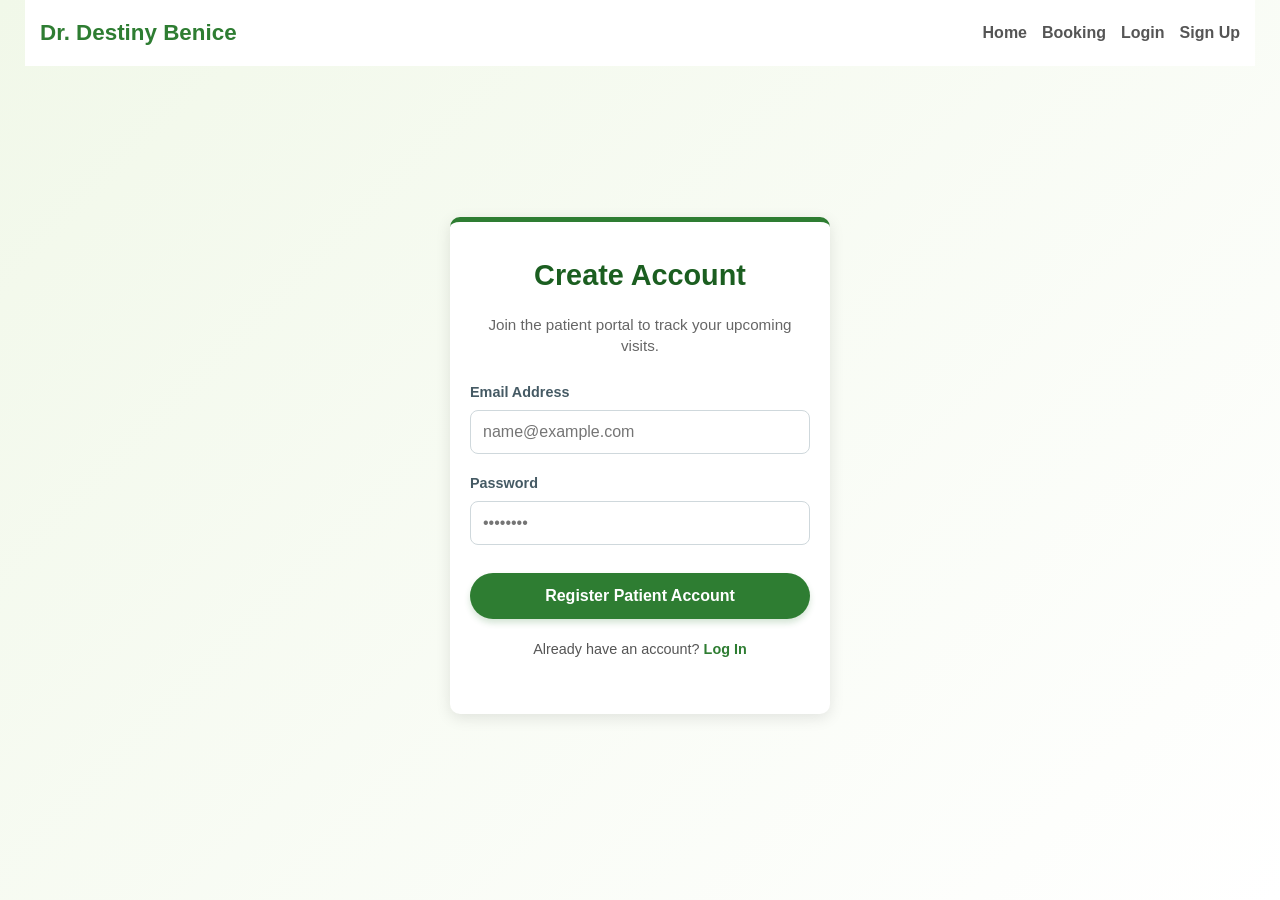
<file: signup.html>
<!DOCTYPE html>
<html lang="en">
<head>
    <meta charset="UTF-8">
    <meta name="viewport" content="width=device-width, initial-scale=1.0">
    <title>Patient Registration | Dr. Destiny Benice</title>
    <link rel="stylesheet" href="style.css">
    <style>
        body {
            background: linear-gradient(135deg, #f1f8e9 0%, #ffffff 100%);
            min-height: 100vh;
        }
        #signup-container {
            max-width: 450px;
            margin: 40px auto;
            padding: 0 20px;
        }
        .form-card {
            background: white;
            padding: 30px;
            border-radius: 16px;
            box-shadow: 0 4px 15px rgba(0,0,0,0.05);
            border-top: 5px solid #2e7d32;
        }
        .form-card h2 {
            color: #1b5e20;
            margin-bottom: 8px;
            font-size: 1.8rem;
        }
        .form-group {
            margin-bottom: 18px;
            text-align: left;
        }
        .form-group label {
            display: block;
            margin-bottom: 6px;
            color: #455a64;
            font-weight: bold;
            font-size: 0.9rem;
        }
        .form-group input {
            width: 100%;
            padding: 12px;
            border: 1px solid #cfd8dc;
            border-radius: 8px;
            font-size: 1rem;
            box-sizing: border-box;
        }
        .form-group input:focus {
            border-color: #2e7d32;
            outline: none;
            box-shadow: 0 0 5px rgba(46,125,50,0.2);
        }
        .btn-submit {
            width: 100%;
            background-color: #2e7d32;
            color: white;
            padding: 14px;
            border: none;
            border-radius: 30px;
            font-weight: bold;
            font-size: 1rem;
            cursor: pointer;
            box-shadow: 0 4px 6px rgba(46, 125, 50, 0.2);
        }
    </style>
</head>
<body>

    <nav>
        <h1 style="color: #2e7d32;">Dr. Destiny Benice</h1>
        <ul>
            <li><a href="index.html">Home</a></li>
            <li><a href="booking.html">Booking</a></li>
            <li><a href="login.html">Login</a></li>
            <li><a href="signup.html">Sign Up</a></li>
        </ul>
    </nav>

    <div id="signup-container">
        <div class="form-card">
            <h2>Create Account</h2>
            <p style="color: #666; margin-bottom: 25px; font-size: 0.95rem;">Join the patient portal to track your upcoming visits.</p>
            
            <form id="signupForm">
                <div class="form-group">
                    <label for="email">Email Address</label>
                    <input type="email" id="email" required placeholder="name@example.com">
                </div>
                <div class="form-group">
                    <label for="password">Password</label>
                    <input type="password" id="password" required placeholder="••••••••">
                </div>
                <button type="submit" id="submitBtn" class="btn-submit">Register Patient Account</button>
            </form>
            <p style="margin-top: 20px; font-size: 0.9rem; color: #555;">Already have an account? <a href="login.html" style="color: #2e7d32; font-weight: bold; text-decoration: none;">Log In</a></p>
        </div>
    </div>

    <script>
        const signupForm = document.getElementById('signupForm');
        const submitButton = document.getElementById('submitBtn');

        signupForm.addEventListener('submit', async (e) => {
            e.preventDefault();
            
            const email = document.getElementById('email').value;
            const password = document.getElementById('password').value;

            submitButton.innerText = "Creating Account...";
            submitButton.disabled = true;

            const url = "https://ckqmwsjbidgoouhkekvi.supabase.co/auth/v1/signup";
            const apiKey = "sb_publishable_HG0ZSaSYB5nsoIjcLeb3nQ_IM1RPDSu";

            try {
                const response = await fetch(url, {
                    method: 'POST',
                    headers: {
                        'apikey': apiKey,
                        'Content-Type': 'application/json'
                    },
                    body: JSON.stringify({ email: email, password: password })
                });

                const data = await response.json();

                if (!response.ok) {
                    throw new Error(data.msg || data.message || "Registration failed");
                }

                alert("Account created successfully! You can now log in.");
                window.location.href = "login.html";

            } catch (error) {
                alert("Error: " + error.message);
                submitButton.innerText = "Register Patient Account";
                submitButton.disabled = false;
            }
        });
    </script>
</body>
</html>
</file>
<file: style.css>
/* General Layout Settings */
body {
    font-family: 'Segoe UI', Tahoma, Geneva, Verdana, sans-serif;
    margin: 0;
    padding: 0;
    color: #333333;
    line-height: 1.6;
    background-color: #f4f9f4;
}

/* Header & Navigation Menu */
header {
    background-color: #ffffff;
    box-shadow: 0 2px 4px rgba(0,0,0,0.1);
    position: sticky;
    top: 0;
    z-index: 100;
}

nav {
    display: flex;
    justify-content: space-between;
    align-items: center;
    padding: 15px 20px;
    max-width: 1200px;
    margin: 0 auto;
}

nav h1 {
    margin: 0;
    font-size: 1.5rem;
    color: #2e7d32; /* Main professional green */
}

nav ul {
    list-style: none;
    margin: 0;
    padding: 0;
    display: flex;
    gap: 15px;
}

nav ul li a {
    text-decoration: none;
    color: #555555;
    font-weight: 600;
}

/* Hero Section (The top banner) */
#hero {
    background: linear-gradient(135deg, #e8f5e9 0%, #c8e6c9 100%);
    padding: 60px 20px;
    text-align: center;
}

#hero h2 {
    font-size: 2rem;
    color: #1b5e20;
    margin-bottom: 10px;
}

#hero p {
    font-size: 1.1rem;
    margin-bottom: 25px;
    color: #444444;
}

/* Standard Sections (About and Booking) */
#about, #booking {
    padding: 60px 20px;
    text-align: center;
    max-width: 800px;
    margin: 0 auto;
}

h2 {
    color: #2e7d32;
    margin-bottom: 20px;
}

/* New Services Section Layout */
#services {
    padding: 60px 20px;
    background-color: #f9f9f9; /* Soft grey background to separate it from About */
    text-align: center;
}

.section-subtitle {
    color: #666666;
    margin-bottom: 40px;
}

/* Grid layout for the service cards */
.services-grid {
    display: flex;
    flex-direction: column;
    gap: 20px;
    max-width: 1000px;
    margin: 0 auto;
}

/* Individual Service Cards */
.service-card {
    background: #ffffff;
    padding: 25px;
    border-radius: 8px;
    box-shadow: 0 4px 6px rgba(0, 0, 0, 0.05);
    border-left: 5px solid #2e7d32; /* Green accent bar on the side */
    text-align: left;
}

.service-card h3 {
    margin-top: 0;
    color: #333333;
    font-size: 1.25rem;
    margin-bottom: 10px;
}

.service-card p {
    color: #666666;
    font-size: 0.95rem;
    margin-bottom: 0;
}

/* Buttons (Universal styling) */
.btn {
    display: inline-block;
    background-color: #2e7d32;
    color: #ffffff;
    padding: 12px 24px;
    text-decoration: none;
    border-radius: 5px;
    font-weight: bold;
    box-shadow: 0 2px 4px rgba(0,0,0,0.1);
    transition: background-color 0.2s ease;
}

.btn:hover {
    background-color: #1b5e20;
}

/* Desktop layout adjustment for tablets and computers */
@media (min-width: 768px) {
    .services-grid {
        flex-direction: row;
    }
    .service-card {
        flex: 1;
    }
}

/* ===================================
   UPDATED SIGNUP PAGE FORM STYLES
   =================================== */
#signup-container {
    padding: 40px 15px;
    display: flex;
    justify-content: center;
    align-items: center;
    min-height: 80vh;
    box-sizing: border-box;
    width: 100%;
}

.form-card {
    background: #ffffff;
    padding: 25px 20px;
    border-radius: 10px;
    box-shadow: 0 4px 10px rgba(0, 0, 0, 0.08);
    width: 100%;
    max-width: 360px; /* Constrains it perfectly on mobile screens */
    margin: 0 auto;   /* Forces the card to absolute center */
    border-top: 5px solid #2e7d32;
    box-sizing: border-box;
}

.form-card h2 {
    margin-top: 0;
    font-size: 1.5rem;
    text-align: center;
    color: #2e7d32;
}

.form-card p {
    text-align: center;
    color: #666666;
    font-size: 0.9rem;
    margin-bottom: 25px;
    line-height: 1.4;
}

.input-group {
    margin-bottom: 15px;
    text-align: left;
    width: 100%;
}

.input-group label {
    display: block;
    font-weight: 600;
    margin-bottom: 5px;
    color: #444444;
    font-size: 0.85rem;
}

.input-group input {
    width: 100%;
    padding: 12px; /* Slightly larger hit target for mobile fingers */
    border: 1px solid #cccccc;
    border-radius: 5px;
    box-sizing: border-box;
    font-size: 1rem;
}

.input-group input:focus {
    outline: none;
    border-color: #2e7d32;
    background-color: #f4f9f4;
}

.btn-submit {
    width: 100%;
    border: none;
    cursor: pointer;
    font-size: 1rem;
    margin-top: 10px;
}

.form-footer {
    margin-top: 20px !important;
    text-align: center !important;
    font-size: 0.9rem;
    width: 100%;
    display: block;
}

.form-footer a {
    color: #2e7d32;
    text-decoration: none;
    font-weight: bold;
}

/* ===================================
   CLEAN MOBILE NAVIGATION FIX
   =================================== */
nav {
    display: flex;
    flex-direction: column; /* Stacks name on top, links below on phones */
    align-items: center;
    text-align: center;
    padding: 15px;
    gap: 10px;
    background: #ffffff;
}

nav ul {
    display: flex;
    flex-wrap: wrap;       /* Allows links to drop down nicely if they run out of room */
    justify-content: center;
    padding: 0;
    margin: 0;
    list-style: none;
    gap: 15px;             /* Keeps nice even spacing between menu items */
}

nav h1 {
    margin: 0;
    font-size: 1.4rem;
}

/* Desktop sizing adjustments */
@media (min-width: 768px) {
    nav {
        flex-direction: row; 
        justify-content: space-between;
    }
}

/* ===================================
   ULTIMATE MOBILE SIGNUP RESET
   =================================== */
#signup-container {
    display: flex !important;
    flex-direction: column !important; /* Forces vertical stacking */
    justify-content: center !important;
    align-items: center !important;
    width: 100% !important;
    min-height: 80vh !important;
    padding: 20px !important;
    box-sizing: border-box !important;
}

.form-card {
    background: #ffffff !important;
    width: 100% !important;
    max-width: 380px !important; /* Keeps it from being too wide */
    margin: 0 auto !important;   /* Pulls it to the absolute center */
    padding: 30px 20px !important;
    border-radius: 10px !important;
    box-shadow: 0 4px 15px rgba(0, 0, 0, 0.1) !important;
    box-sizing: border-box !important;
}

/* Fixes the floating footer text on the right */
.form-footer {
    display: block !important;
    text-align: center !important;
    width: 100% !important;
    margin-top: 20px !important;
    position: static !important; /* Prevents it from breaking out */
}
</file>
